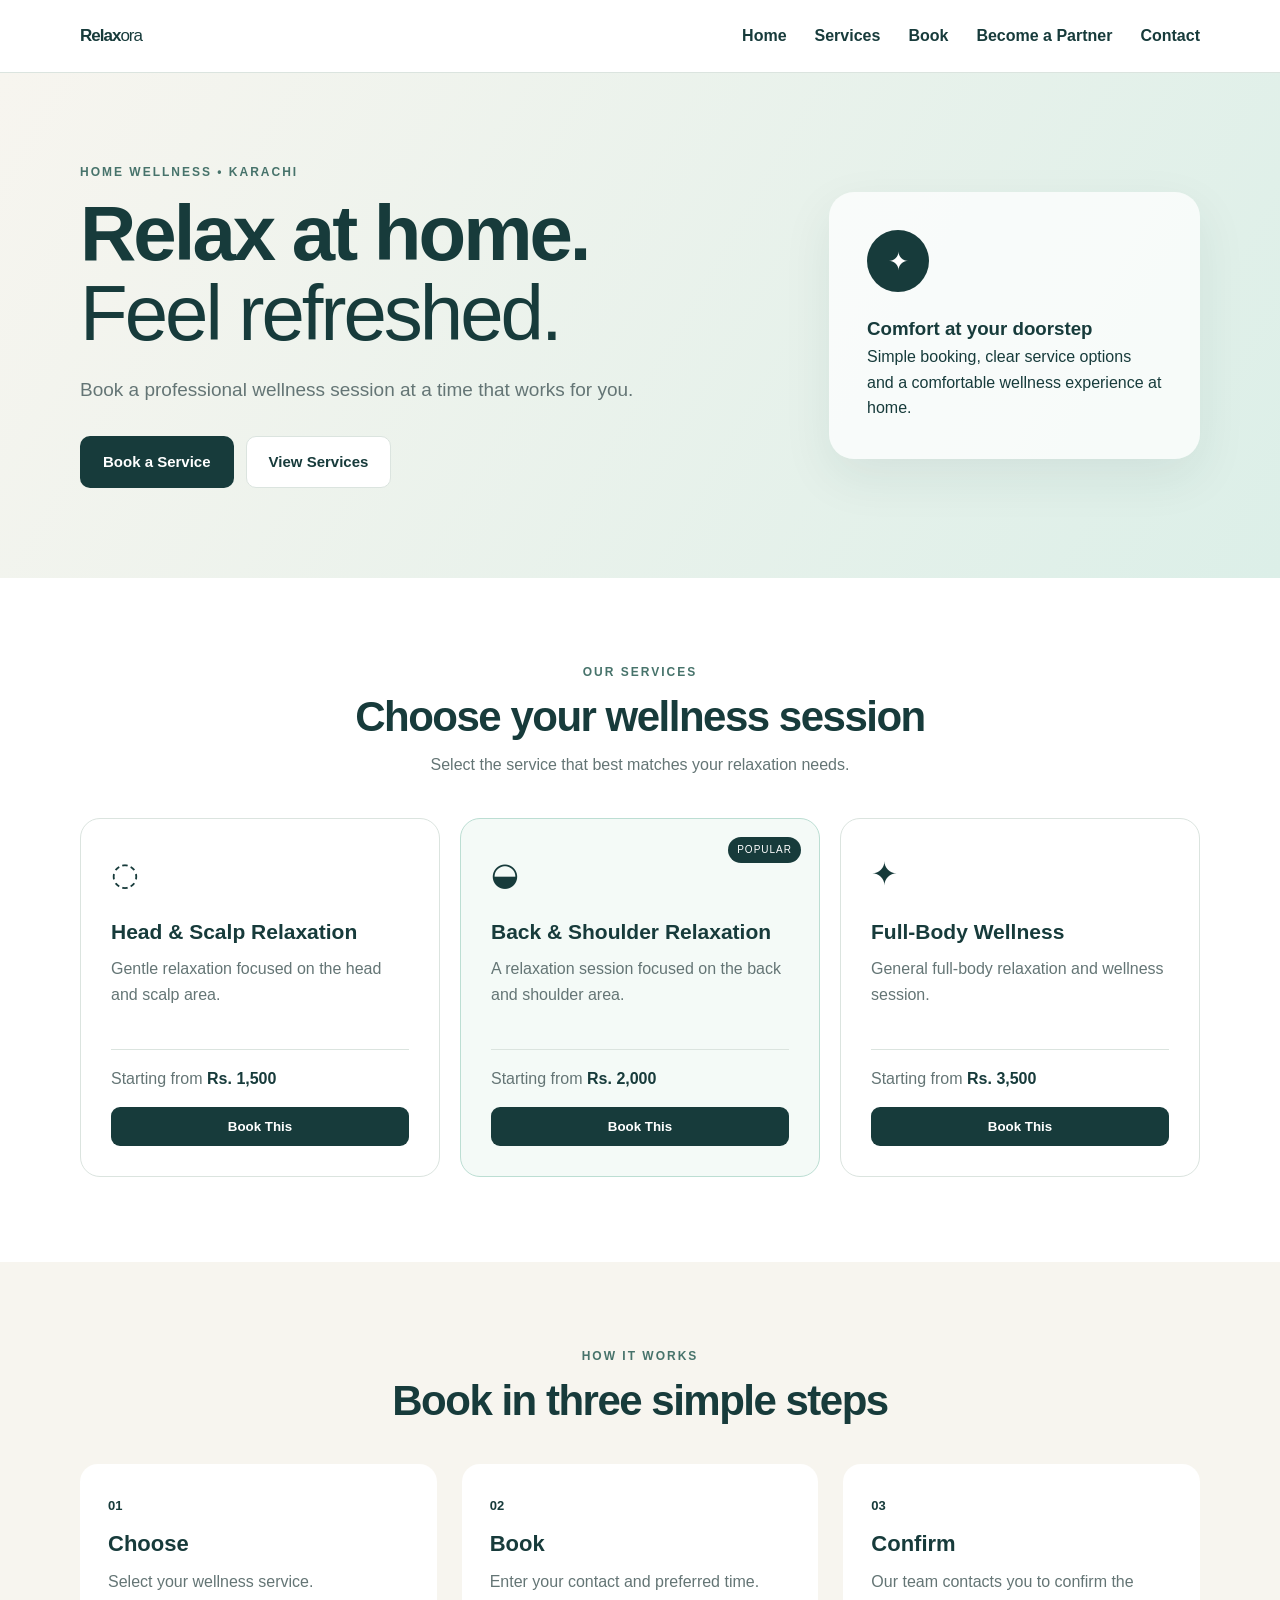
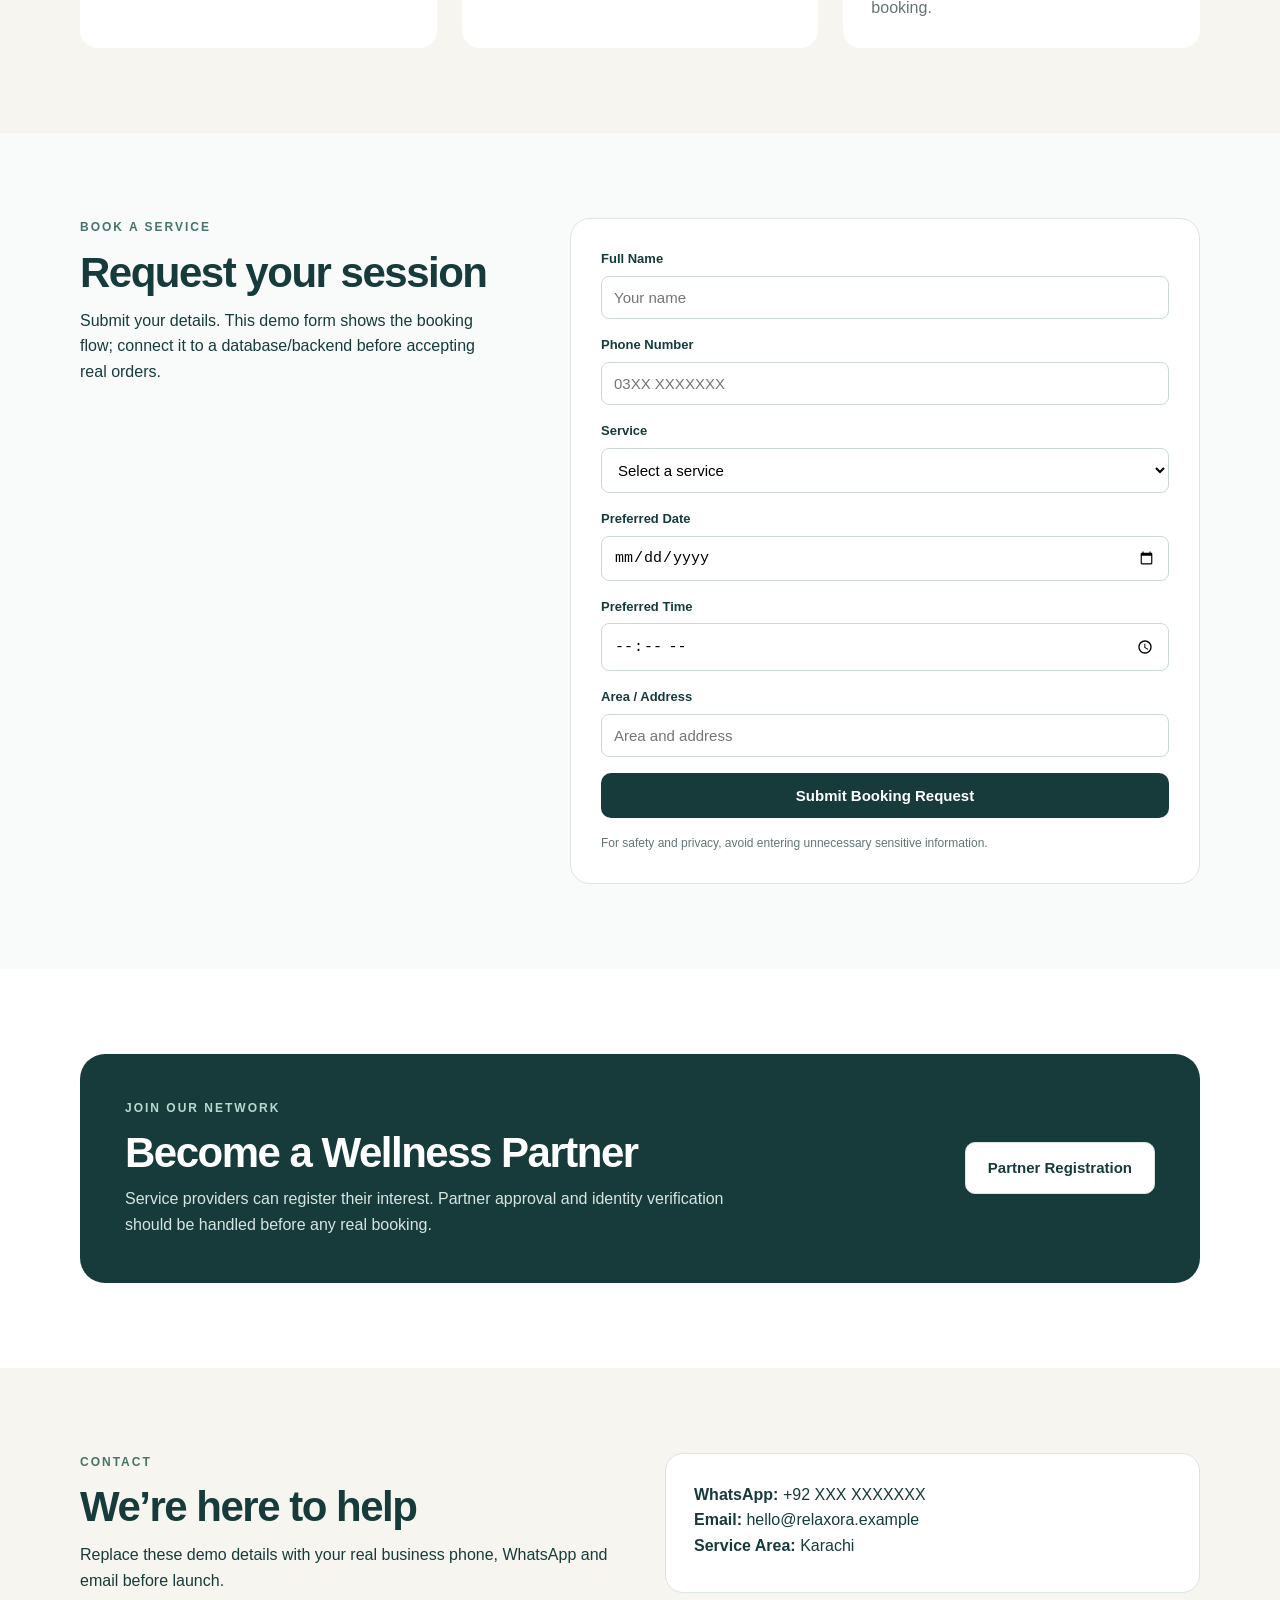
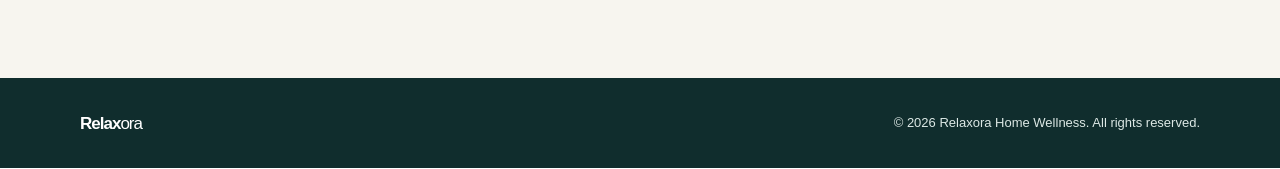
<file: index[1].html>
<!DOCTYPE html>
<html lang="en">
<head>
  <meta charset="UTF-8">
  <meta name="viewport" content="width=device-width, initial-scale=1.0">
  <meta name="description" content="Relaxora Home Wellness - professional at-home relaxation and wellness services.">
  <title>Relaxora Home Wellness</title>
  <link rel="stylesheet" href="styles.css">
</head>
<body>
  <header class="header">
    <div class="container nav">
      <a class="logo" href="#home">Relax<span>ora</span></a>
      <button class="menu-btn" id="menuBtn" aria-label="Open menu">☰</button>
      <nav id="navMenu">
        <a href="#home">Home</a>
        <a href="#services">Services</a>
        <a href="#booking">Book</a>
        <a href="#partner">Become a Partner</a>
        <a href="#contact">Contact</a>
      </nav>
    </div>
  </header>

  <main>
    <section class="hero" id="home">
      <div class="container hero-content">
        <div>
          <p class="eyebrow">HOME WELLNESS • KARACHI</p>
          <h1>Relax at home.<br><span>Feel refreshed.</span></h1>
          <p class="hero-text">Book a professional wellness session at a time that works for you.</p>
          <div class="hero-buttons">
            <a class="btn primary" href="#booking">Book a Service</a>
            <a class="btn secondary" href="#services">View Services</a>
          </div>
        </div>
        <div class="hero-card">
          <div class="circle">✦</div>
          <h3>Comfort at your doorstep</h3>
          <p>Simple booking, clear service options and a comfortable wellness experience at home.</p>
        </div>
      </div>
    </section>

    <section class="section" id="services">
      <div class="container">
        <p class="eyebrow center">OUR SERVICES</p>
        <h2>Choose your wellness session</h2>
        <p class="section-intro">Select the service that best matches your relaxation needs.</p>

        <div class="services">
          <article class="service-card">
            <div class="icon">◌</div>
            <h3>Head & Scalp Relaxation</h3>
            <p>Gentle relaxation focused on the head and scalp area.</p>
            <div class="price">Starting from <strong>Rs. 1,500</strong></div>
            <button class="select-btn" data-service="Head & Scalp Relaxation">Book This</button>
          </article>

          <article class="service-card featured">
            <div class="badge">POPULAR</div>
            <div class="icon">◒</div>
            <h3>Back & Shoulder Relaxation</h3>
            <p>A relaxation session focused on the back and shoulder area.</p>
            <div class="price">Starting from <strong>Rs. 2,000</strong></div>
            <button class="select-btn" data-service="Back & Shoulder Relaxation">Book This</button>
          </article>

          <article class="service-card">
            <div class="icon">✦</div>
            <h3>Full-Body Wellness</h3>
            <p>General full-body relaxation and wellness session.</p>
            <div class="price">Starting from <strong>Rs. 3,500</strong></div>
            <button class="select-btn" data-service="Full-Body Wellness">Book This</button>
          </article>
        </div>
      </div>
    </section>

    <section class="how section">
      <div class="container">
        <p class="eyebrow center">HOW IT WORKS</p>
        <h2>Book in three simple steps</h2>
        <div class="steps">
          <div><span>01</span><h3>Choose</h3><p>Select your wellness service.</p></div>
          <div><span>02</span><h3>Book</h3><p>Enter your contact and preferred time.</p></div>
          <div><span>03</span><h3>Confirm</h3><p>Our team contacts you to confirm the booking.</p></div>
        </div>
      </div>
    </section>

    <section class="booking section" id="booking">
      <div class="container booking-grid">
        <div>
          <p class="eyebrow">BOOK A SERVICE</p>
          <h2>Request your session</h2>
          <p>Submit your details. This demo form shows the booking flow; connect it to a database/backend before accepting real orders.</p>
        </div>
        <form id="bookingForm" class="form">
          <label>Full Name<input type="text" id="name" required placeholder="Your name"></label>
          <label>Phone Number<input type="tel" id="phone" required placeholder="03XX XXXXXXX"></label>
          <label>Service
            <select id="service" required>
              <option value="">Select a service</option>
              <option>Head & Scalp Relaxation</option>
              <option>Back & Shoulder Relaxation</option>
              <option>Full-Body Wellness</option>
            </select>
          </label>
          <label>Preferred Date<input type="date" id="date" required></label>
          <label>Preferred Time<input type="time" id="time" required></label>
          <label>Area / Address<input type="text" id="address" required placeholder="Area and address"></label>
          <button class="btn primary" type="submit">Submit Booking Request</button>
          <p class="form-note">For safety and privacy, avoid entering unnecessary sensitive information.</p>
        </form>
      </div>
    </section>

    <section class="partner section" id="partner">
      <div class="container partner-box">
        <div>
          <p class="eyebrow">JOIN OUR NETWORK</p>
          <h2>Become a Wellness Partner</h2>
          <p>Service providers can register their interest. Partner approval and identity verification should be handled before any real booking.</p>
        </div>
        <a class="btn secondary" href="#contact">Partner Registration</a>
      </div>
    </section>

    <section class="contact section" id="contact">
      <div class="container contact-grid">
        <div><p class="eyebrow">CONTACT</p><h2>We’re here to help</h2><p>Replace these demo details with your real business phone, WhatsApp and email before launch.</p></div>
        <div class="contact-card">
          <p><strong>WhatsApp:</strong> +92 XXX XXXXXXX</p>
          <p><strong>Email:</strong> hello@relaxora.example</p>
          <p><strong>Service Area:</strong> Karachi</p>
        </div>
      </div>
    </section>
  </main>

  <footer>
    <div class="container footer">
      <div class="logo">Relax<span>ora</span></div>
      <p>© 2026 Relaxora Home Wellness. All rights reserved.</p>
    </div>
  </footer>

  <div class="modal" id="successModal" aria-hidden="true">
    <div class="modal-box">
      <button class="close" id="closeModal">×</button>
      <div class="success">✓</div>
      <h3>Booking Request Received</h3>
      <p id="modalText"></p>
      <button class="btn primary" id="modalOk">Done</button>
    </div>
  </div>

  <script src="script.js"></script>
</body>
</html>
</file>
<file: styles.css>
*{box-sizing:border-box;margin:0;padding:0}
:root{--ink:#173b3b;--muted:#647575;--cream:#f7f5ef;--mint:#dcefe8;--line:#dbe4df;--white:#fff}
html{scroll-behavior:smooth}
body{font-family:Arial,Helvetica,sans-serif;color:var(--ink);background:#fff;line-height:1.6}
.container{width:min(1120px,92%);margin:auto}
.header{position:sticky;top:0;z-index:20;background:rgba(255,255,255,.96);border-bottom:1px solid var(--line)}
.nav{
  min-height:72px;
  display:flex;
  align-items:center;
}

.nav nav{
  margin-left:auto;
  display:flex;
  align-items:center;
  gap:28px;
}

.nav .auth-login-btn{
  margin-left:25px;
  white-space:nowrap;
}
.logo{font-size:17px;font-weight:800;text-decoration:none;color:var(--ink);letter-spacing:-1px}.logo span{font-weight:400}
nav {
  display: flex;
  align-items: center;
  gap: 28px;
} 

nav a {
  color: var(--ink);
  text-decoration: none;
  font-weight: 600;
}

nav .auth-login-btn {
  margin-left: 20px;
  white-space: nowrap;
}
.menu-btn{display:none;border:0;background:none;font-size:25px;color:var(--ink)}
.hero{background:linear-gradient(120deg,var(--cream),var(--mint));padding:90px 0}
.hero-content{display:grid;grid-template-columns:1.3fr .7fr;gap:60px;align-items:center}
.eyebrow{font-size:12px;letter-spacing:2px;font-weight:800;margin-bottom:12px;color:#47736b}.center{text-align:center}
h1{font-size:clamp(44px,7vw,78px);line-height:1.02;letter-spacing:-3px;margin-bottom:22px}h1 span{font-weight:400}
.hero-text{font-size:19px;color:var(--muted);max-width:560px}.hero-buttons{display:flex;gap:12px;margin-top:30px}
.btn{display:inline-block;padding:13px 22px;border-radius:10px;text-decoration:none;font-weight:700;border:1px solid transparent;cursor:pointer;font-size:15px}
.primary{background:var(--ink);color:#fff}.secondary{background:#fff;color:var(--ink);border-color:var(--line)}
.hero-card{background:rgba(255,255,255,.75);padding:38px;border-radius:25px;box-shadow:0 18px 50px rgba(23,59,59,.08)}
.circle{width:62px;height:62px;border-radius:50%;background:var(--ink);color:#fff;display:grid;place-items:center;font-size:25px;margin-bottom:22px}
.section{padding:85px 0}h2{font-size:42px;line-height:1.1;letter-spacing:-1.5px;margin-bottom:12px}.section> .container>h2{text-align:center}
.section-intro{text-align:center;color:var(--muted);margin-bottom:40px}
.services{display:grid;grid-template-columns:repeat(3,1fr);gap:20px;margin-top:38px}
.service-card{position:relative;border:1px solid var(--line);border-radius:20px;padding:30px;background:#fff;transition:.2s}
.service-card:hover{transform:translateY(-4px);box-shadow:0 15px 35px rgba(0,0,0,.07)}
.featured{background:#f4faf7;border-color:#bcded3}.badge{position:absolute;right:18px;top:18px;font-size:10px;letter-spacing:1px;background:var(--ink);color:#fff;padding:5px 9px;border-radius:20px}
.icon{font-size:32px;margin-bottom:15px}.service-card h3{font-size:21px;margin-bottom:8px}.service-card p{color:var(--muted);min-height:78px}
.price{border-top:1px solid var(--line);padding-top:16px;margin:15px 0;color:var(--muted)}.price strong{color:var(--ink)}
.select-btn{width:100%;padding:12px;border-radius:9px;border:0;background:var(--ink);color:#fff;font-weight:700;cursor:pointer}
.how{background:var(--cream)}.steps{display:grid;grid-template-columns:repeat(3,1fr);gap:25px;margin-top:40px}.steps>div{background:#fff;padding:28px;border-radius:18px}.steps span{font-size:13px;font-weight:800}.steps h3{font-size:22px;margin:8px 0}.steps p{color:var(--muted)}
.booking{background:#f8fbfa}.booking-grid{display:grid;grid-template-columns:.8fr 1.2fr;gap:70px;align-items:start}.booking-grid h2{text-align:left}
.form{background:#fff;padding:30px;border-radius:20px;border:1px solid var(--line);display:grid;gap:16px}.form label{font-size:13px;font-weight:700}.form input,.form select{width:100%;margin-top:6px;padding:12px;border:1px solid #ccd8d4;border-radius:8px;font-size:15px;background:#fff}.form-note{font-size:12px;color:var(--muted)}
.partner-box{background:var(--ink);color:#fff;border-radius:25px;padding:45px;display:flex;align-items:center;justify-content:space-between;gap:30px}.partner-box .eyebrow{color:#b9d8d0}.partner-box h2{margin-bottom:10px}.partner-box p:not(.eyebrow){color:#d7e5e1;max-width:650px}
.contact{background:var(--cream)}.contact-grid{display:grid;grid-template-columns:1fr 1fr;gap:50px}.contact-grid h2{text-align:left}.contact-card{background:#fff;padding:28px;border-radius:18px;border:1px solid var(--line)}
footer{background:#102d2d;color:#dce8e5}.footer{min-height:90px;display:flex;align-items:center;justify-content:space-between}.footer .logo{color:#fff}.footer p{font-size:13px}
.modal{display:none;position:fixed;inset:0;background:rgba(0,0,0,.5);z-index:50;place-items:center;padding:20px}.modal.show{display:grid}.modal-box{position:relative;background:#fff;padding:35px;border-radius:20px;text-align:center;max-width:420px;width:100%}.close{position:absolute;right:15px;top:10px;border:0;background:none;font-size:28px;cursor:pointer}.success{width:55px;height:55px;border-radius:50%;background:var(--mint);display:grid;place-items:center;margin:0 auto 15px;font-size:25px}.modal-box h3{font-size:23px}.modal-box p{color:var(--muted);margin:10px 0 22px}
@media(max-width:760px){nav{display:none;position:absolute;top:72px;left:0;right:0;background:#fff;padding:20px;flex-direction:column;gap:16px;border-bottom:1px solid var(--line)}nav.open{display:flex}.menu-btn{display:block}.hero{padding:60px 0}.hero-content,.booking-grid,.contact-grid{grid-template-columns:1fr}.hero-card{display:none}h1{font-size:48px}.services,.steps{grid-template-columns:1fr}.section{padding:60px 0}.partner-box,.footer{flex-direction:column;align-items:flex-start}.footer{justify-content:center;padding:25px 0}}
.partner-form-overlay {
  display: none;
  position: fixed;
  z-index: 9999;
  left: 0;
  top: 0;
  width: 100%;
  height: 100%;
  background: rgba(0, 0, 0, 0.70);
  justify-content: center;
  align-items: center;
  padding: 20px;
  overflow-y: auto;
}

.partner-form-box {
  position: relative;
  width: 100%;
  max-width: 520px;
  background: #ffffff;
  border-radius: 16px;
  padding: 30px;
  margin: 20px auto;
  box-sizing: border-box;
}

.partner-form-box h2 {
  margin-top: 0;
  margin-bottom: 8px;
}

.partner-form-box p {
  margin-bottom: 20px;
}

.partner-form-box label {
  display: block;
  margin-top: 14px;
  margin-bottom: 6px;
  font-weight: 600;
}

.partner-form-box input,
.partner-form-box select,
.partner-form-box textarea {
  width: 100%;
  box-sizing: border-box;
  padding: 12px;
  border: 1px solid #ccc;
  border-radius: 8px;
  font-size: 15px;
}

.partner-form-box textarea {
  min-height: 90px;
  resize: vertical;
}

.close-form {
  position: absolute;
  right: 15px;
  top: 10px;
  border: none;
  background: transparent;
  font-size: 30px;
  cursor: pointer;
}

.partner-submit {
  width: 100%;
  margin-top: 22px;
  padding: 13px;
  border: none;
  border-radius: 8px;
  cursor: pointer;
  font-size: 16px;
  font-weight: bold;
}

.partner-step {
  display: none;
}

.partner-step.active {
  display: block;
}

.partner-step h3 {
  margin-bottom: 20px;
}

.partner-step input,
.partner-step select,
.partner-step textarea {
  width: 100%;
  box-sizing: border-box;
  margin-bottom: 12px;
}

.step-buttons {
  display: flex;
  gap: 10px;
  margin-top: 20px;
}

.step-buttons button,
.partner-next,
.partner-submit {
  padding: 12px 20px;
  border: none;
  border-radius: 8px;
  cursor: pointer;
}

.partner-next,
.partner-submit {
  width: 100%;
  margin-top: 15px;
}

.service-checkboxes {
  margin-top: 10px;
}

.service-option {
  display: flex;
  align-items: center;
  gap: 10px;
  padding: 12px;
  margin-bottom: 8px;
  border: 1px solid #ddd;
  border-radius: 8px;
  cursor: pointer;
}

.service-option input[type="checkbox"] {
  width: 18px;
  height: 18px;
  margin: 0;
}

/* =================================
   RELAX AURA PARTNER REGISTRATION
   ================================= */

.ra-partner-modal {
  display: none;
  position: fixed;
  inset: 0;
  z-index: 99999;

  background: rgba(0, 0, 0, 0.55);

  align-items: center;
  justify-content: center;

  padding: 15px;
  box-sizing: border-box;

  overflow-y: auto;
}


.ra-partner-modal.show {
  display: flex;
}


.ra-partner-box {
  position: relative;

  width: 100%;
  max-width: 430px;

  max-height: 94vh;
  overflow-y: auto;

  background: #ffffff;

  border-radius: 22px;

  padding: 28px 20px 20px;

  box-sizing: border-box;

  box-shadow: 0 15px 40px rgba(0,0,0,0.20);
}


.ra-partner-close {
  position: absolute;

  top: 10px;
  right: 15px;

  width: 38px;
  height: 38px;

  border: none;
  background: transparent;

  font-size: 32px;
  line-height: 1;

  cursor: pointer;

  color: #222;
}


.ra-partner-step {
  display: none;
}


.ra-partner-step.active {
  display: block;
}


.ra-partner-step h2 {
  font-size: 25px;

  margin: 5px 0 25px;

  color: #111;
}


.ra-subtitle {
  color: #777;

  font-size: 14px;

  margin-top: -15px;
  margin-bottom: 20px;
}


/* PROFILE PICTURE */

.ra-profile-area {
  position: relative;

  width: 125px;

  margin-bottom: 22px;
}


.ra-profile-upload {
  display: block;

  width: 125px;
  height: 125px;

  position: relative;

  cursor: pointer;
}


.ra-profile-upload img {
  width: 125px;
  height: 125px;

  object-fit: cover;

  border-radius: 18px;

  display: none;
}


.ra-profile-placeholder {
  width: 125px;
  height: 125px;

  border-radius: 18px;

  background: #f1f1f1;

  display: flex;

  align-items: center;
  justify-content: center;

  font-size: 42px;

  color: #888;

  border: 1px dashed #bbb;
}


.ra-camera-text {
  position: absolute;

  left: 0;
  top: 132px;

  font-size: 14px;

  color: #222;

  white-space: nowrap;
}


.ra-remove-photo {
  position: absolute;

  right: -9px;
  top: -9px;

  width: 30px;
  height: 30px;

  border-radius: 50%;

  border: none;

  background: #777;
  color: white;

  font-size: 20px;

  line-height: 28px;

  cursor: pointer;
}


/* INPUTS */

.ra-input-box {
  margin-bottom: 14px;
}


.ra-input-box label {
  display: block;

  font-size: 13px;

  color: #777;

  margin: 0 0 5px 14px;
}


.ra-input-box input,
.ra-input-box select,
.ra-input-box textarea {

  width: 100%;

  box-sizing: border-box;

  border: none;

  outline: none;

  background: #f3f3f3;

  border-radius: 14px;

  padding: 16px;

  font-size: 16px;

  color: #222;
}


.ra-input-box input:focus,
.ra-input-box select:focus,
.ra-input-box textarea:focus {
  box-shadow: 0 0 0 2px rgba(150,220,0,0.25);
}


.ra-input-box textarea {
  min-height: 100px;

  resize: vertical;
}


/* SERVICES */

.ra-service-option {

  display: flex;

  align-items: center;

  gap: 12px;

  background: #f3f3f3;

  border-radius: 14px;

  padding: 16px;

  margin-bottom: 12px;

  cursor: pointer;

  font-size: 15px;
}


.ra-service-option input {
  width: 20px;
  height: 20px;

  accent-color: #b8f000;
}


/* BOTTOM AREA */

.ra-bottom {

  display: flex;

  align-items: center;

  justify-content: space-between;

  gap: 15px;

  margin-top: 25px;

  padding-top: 5px;
}


.ra-progress-info {
  flex: 1;
}


.ra-progress-info span {
  display: block;

  font-size: 17px;

  font-weight: 600;

  margin-bottom: 10px;
}


.ra-progress {

  width: 100%;

  height: 7px;

  background: #ddd;

  border-radius: 20px;

  overflow: hidden;
}


.ra-progress-fill {

  height: 100%;

  background: #b8f000;

  border-radius: 20px;
}


/* BUTTONS */

.ra-buttons {
  display: flex;

  align-items: center;

  gap: 8px;
}


.ra-next {

  min-width: 145px;

  height: 58px;

  border: none;

  border-radius: 17px;

  background: #b8f000;

  color: #111;

  font-size: 17px;

  font-weight: 700;

  cursor: pointer;

  padding: 0 22px;
}


.ra-next span {
  font-size: 25px;

  vertical-align: -2px;

  margin-left: 7px;
}


.ra-back {

  width: 55px;
  height: 55px;

  border: none;

  border-radius: 17px;

  background: #f5f5f5;

  color: #999;

  font-size: 30px;

  cursor: pointer;
}


.ra-next:active,
.ra-back:active {
  transform: scale(0.97);
}


/* MOBILE */

@media (max-width: 480px) {

  .ra-partner-modal {
    padding: 8px;
  }

  .ra-partner-box {
    max-height: 96vh;

    padding: 28px 16px 16px;

    border-radius: 20px;
  }

  .ra-partner-step h2 {
    font-size: 23px;
  }

  .ra-next {
    min-width: 125px;

    height: 54px;

    font-size: 16px;
  }

  .ra-back {
    width: 52px;
    height: 52px;
  }

}

.service-option span {
  font-size: 15px;
}

/* =================================
   RELAX AURA LOGIN / SIGNUP
================================= */

.auth-modal {
  display: none;
  position: fixed;
  z-index: 100000;
  inset: 0;
  background: rgba(0, 0, 0, 0.65);
  justify-content: center;
  align-items: center;
  padding: 20px;
  box-sizing: border-box;
  overflow-y: auto;
}

.auth-modal.show {
  display: flex;
}

.auth-box {
  position: relative;
  width: 100%;
  max-width: 420px;
  background: #fff;
  border-radius: 20px;
  padding: 30px 25px;
  box-sizing: border-box;
  box-shadow: 0 15px 40px rgba(0, 0, 0, 0.25);
}

.auth-close {
  position: absolute;
  top: 8px;
  right: 14px;
  border: none;
  background: transparent;
  font-size: 30px;
  cursor: pointer;
  color: #333;
}

.auth-box h2 {
  margin: 0 0 8px;
  font-size: 25px;
  color: #111;
}

.auth-box p {
  margin: 0 0 22px;
  color: #777;
  font-size: 14px;
}

.auth-box label {
  display: block;
  margin: 14px 0 6px;
  font-size: 13px;
  font-weight: 600;
  color: #555;
}

.auth-box input {
  width: 100%;
  padding: 14px;
  box-sizing: border-box;
  border: none;
  background: #f3f3f3;
  border-radius: 12px;
  font-size: 15px;
  outline: none;
}

.auth-box input:focus {
  box-shadow: 0 0 0 2px rgba(184, 240, 0, 0.35);
}

.auth-submit {
  width: 100%;
  margin-top: 22px;
  padding: 14px;
  border: none;
  border-radius: 12px;
  background: #1B5E20;
  color: #ffffff;
  font-size: 16px;
  font-weight: 700;
  cursor: pointer;
}

.auth-link,
.forgot-link {
  display: block;
  width: 100%;
  margin-top: 14px;
  border: none;
  background: transparent;
  cursor: pointer;
  font-size: 14px;
}

.forgot-link {
  margin-top: 8px;
  color: #777;
}

.auth-link {
  font-weight: 600;
}

.auth-submit:active {
  transform: scale(0.98);
}

@media (max-width: 480px) {

  .auth-modal {
    padding: 10px;
  }

  .auth-box {
    padding: 28px 18px 22px;
    border-radius: 18px;
  }

  .partner-register-btn{
  background:#1B5E20 !important;
  color:#ffffff !important;
  border-color:#1B5E20 !important;
}

.partner-register-btn:hover{
  background:#145A19 !important;
}
  
/* Relax Aura Social Signup Buttons */

#googleSignupBtn,
#facebookSignupBtn {
  display: flex;
  align-items: center;
  justify-content: center;
  width: 100%;
  min-height: 48px;
  margin: 10px 0;
  padding: 12px 16px;
  border: 1px solid #d5d9d8;
  border-radius: 10px;
  background: #ffffff;
  color: #173b3b;
  font-family: Arial, sans-serif;
  font-size: 15px;
  font-weight: 600;
  cursor: pointer;
  box-sizing: border-box;
  transition: background 0.2s ease;
}

#googleSignupBtn:hover,
#facebookSignupBtn:hover {
  background: #f2f7f5;
}

#googleSignupBtn:focus-visible,
#facebookSignupBtn:focus-visible {
  outline: 2px solid #173b3b;
  outline-offset: 2px;
}

  .auth-box h2 {
    font-size: 23px;
  }
</file>
